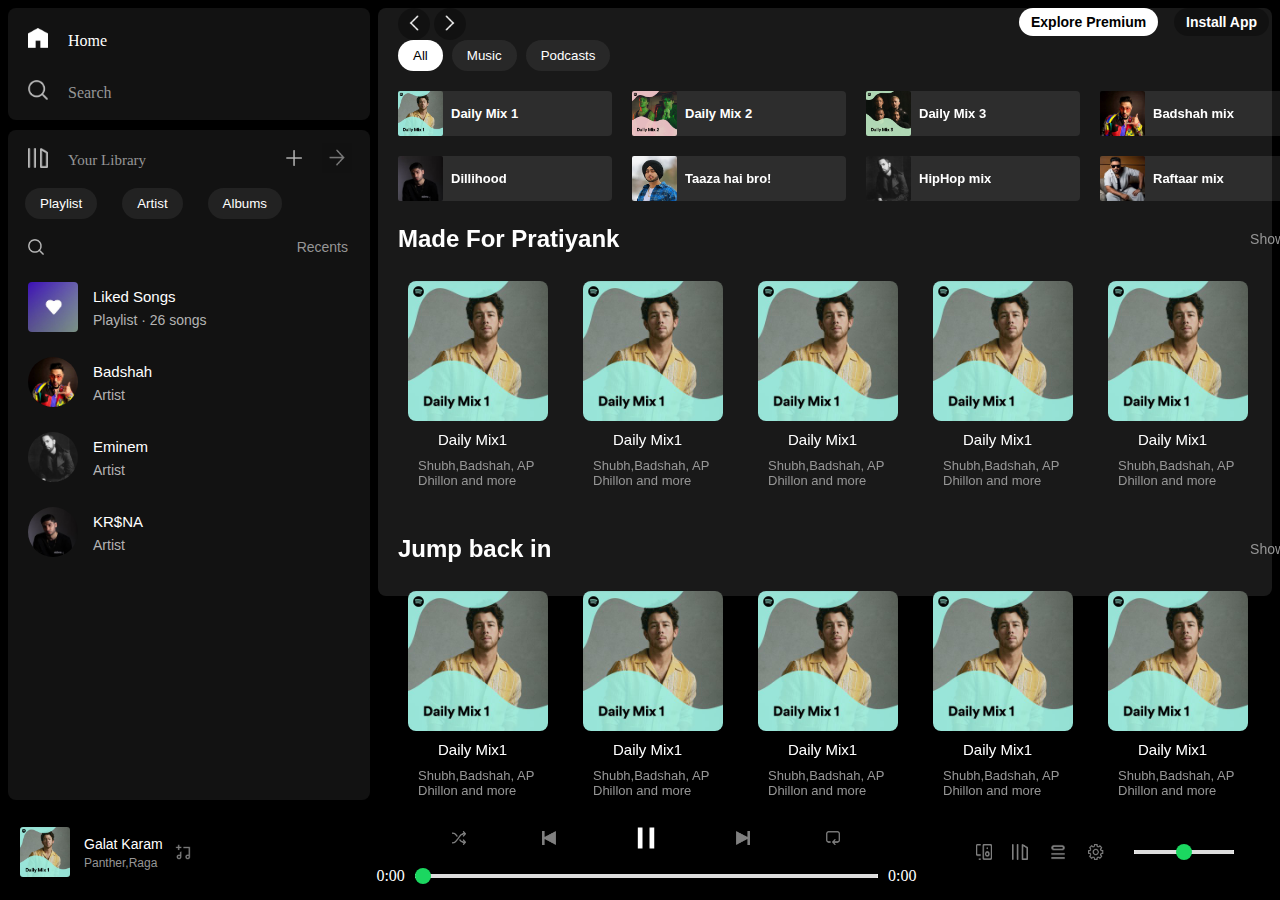
<file: index.html>
<!DOCTYPE html>
<html lang="en">
<head>
  <meta charset="UTF-8">
  <meta http-equiv="X-UA-Compatible" content="IE=edge">
  <meta name="viewport" content="width=device-width, initial-scale=1.0">
  <title>Spotify</title>
  <link href="https://db.onlinewebfonts.com/c/01173b246d9d9ea808ea75a26b3b61bb?family=CircularSpotifyTxT-Black" rel="stylesheet">
  <link rel="preconnect" href="https://fonts.googleapis.com">
  <link rel="preconnect" href="https://fonts.gstatic.com" crossorigin>
  <link href="https://fonts.googleapis.com/css2?family=Open+Sans:ital,wght@0,300..800;1,300..800&display=swap" rel="stylesheet">
  <link rel="stylesheet" href="general.css">
  <link rel="stylesheet" href="left-sidebar.css">
  <link rel="stylesheet" href="main-content.css">
  <link rel="stylesheet" href="player.css">
</head>
<body>
  <div class="left-container">

    <div class="left-upper-container">
      <div class="home-container">
        <img class="home-icon" src="assets/home.png" alt="">
        <p class="home">Home</p>
      </div>
  
      <div class="search-container">
        <img class="search-icon" src="assets/search.png" alt="">
        <p class="search">Search</p>
      </div>
    </div>

    <div class="left-mid-container">
      <div class="library-container">
        <div class="library-buttons-container">
          <img class="library-icon" src="assets/playlist.png" alt="">
          <p class="your-library">Your Library</p>
        </div>

        <div class="action-buttons-container">
          <img class="plus-icon" src="assets/plus.png" alt="">
          <img class="arrow-icon" src="assets/arrow.png" alt="">
        </div>
      </div>

      <div class="filter-buttons-container">
        <button class="playlist-button">Playlist</button>
        <button class="artist-button">Artist</button>
        <button class="album-button">Albums</button>
      </div>

      <div class="other-buttons">
        <img class="search-icon1" src="assets/search.png" alt="">
        <p class="recent">Recents</p>
      </div>

      <div class="liked-playlist-container">
        <img class="liked-playlist-image" src="assets/playlist-liked.jpg" alt="">
        <div class="playlist-info-container">
          <p class="liked-songs">Liked Songs</p>
          <p class="song-numbers">Playlist &#183; 26 songs</p>
        </div>
      </div>

      <div class="liked-playlist-container">
        <img class="liked-artist-image" src="artists/badshah.jpg" alt="">
        <div class="playlist-info-container">
          <p class="liked-songs">Badshah</p>
          <p class="song-numbers">Artist</p>
        </div>
      </div>

      <div class="liked-playlist-container">
        <img class="liked-artist-image" src="artists/eminem.jpg" alt="">
        <div class="playlist-info-container">
          <p class="liked-songs">Eminem</p>
          <p class="song-numbers">Artist</p>
        </div>
      </div>

      <div class="liked-playlist-container">
        <img class="liked-artist-image" src="artists/krsna.jpg" alt="">
        <div class="playlist-info-container">
          <p class="liked-songs">KR$NA</p>
          <p class="song-numbers">Artist</p>
        </div>
      </div>
      
    </div>
  </div>

  <div class="main-content-container">

    <div class="main-content-header">

      <div class="arrow-buttons-container">
        <button class="forward-button">
          <img class="backward-icon" src="assets/back_navigation.png" alt="">
        </button>
        <button class="backward-button">
          <img class="forward-icon" src="assets/forward_navigation.png" alt="">
        </button>
      </div>

      <div class="more-buttons-container">
        <button class="explore-button">Explore Premium</button>
        <button class="install-button">Install App</button>
          <img class="artist-icon" src="artists/shubh.jpg" alt="">
      </div>

    </div>

    <div class="content-filter-buttons-container">
      <button class="all-button">All</button>
      <button class="music-button">Music</button>
      <button class="podcast-button">Podcasts</button>
    </div>
    
    <div class="recent-playlists-mega-container">
      <div class="recent-playlists-container">
        <img class="mix-image" src="assets/mix1.jpeg" alt="">
        <p class="daily-mix">Daily Mix 1</p>
        <img class="play-icon" src="assets/play-button-green-icon.svg" alt="">
      </div>

      <div class="recent-playlists-container">
        <img class="mix-image" src="assets/mix2.jpeg" alt="">
        <p class="daily-mix">Daily Mix 2</p>
        <img class="play-icon" src="assets/play-button-green-icon.svg" alt="">
      </div>

      <div class="recent-playlists-container">
        <img class="mix-image" src="assets/mix3.jpeg" alt="">
        <p class="daily-mix">Daily Mix 3</p>
        <img class="play-icon" src="assets/play-button-green-icon.svg" alt="">
      </div>

      <div class="recent-playlists-container">
        <img class="mix-image" src="artists/badshah.jpg" alt="">
        <p class="daily-mix">Badshah mix</p>
        <img class="play-icon" src="assets/play-button-green-icon.svg" alt="">
      </div>

      <div class="recent-playlists-container">
        <img class="mix-image" src="artists/krsna.jpg" alt="">
        <p class="daily-mix">Dillihood</p>
        <img class="play-icon" src="assets/play-button-green-icon.svg" alt="">
      </div>

      <div class="recent-playlists-container">
        <img class="mix-image" src="artists/shubh.jpg" alt="">
        <p class="daily-mix">Taaza hai bro!</p>
        <img class="play-icon" src="assets/play-button-green-icon.svg" alt="">
      </div>

      <div class="recent-playlists-container">
        <img class="mix-image" src="artists/eminem.jpg" alt="">
        <p class="daily-mix">HipHop mix</p>
        <img class="play-icon" src="assets/play-button-green-icon.svg" alt="">
      </div>

      <div class="recent-playlists-container">
        <img class="mix-image" src="artists/rafttar.jpg" alt="">
        <p class="daily-mix">Raftaar mix</p>
        <img class="play-icon" src="assets/play-button-green-icon.svg" alt="">
      </div>
    </div>

    <div class="suggested-heading-container">
      <div class="pratiyank-container">
        <p class="pratiyank">Made For Pratiyank</p>
      </div>
      <p class="show">Show all</p>
    </div>

    <div class="cardbutton-mega-container">

      <div class="cardbutton-container">
        <img src="assets/play-button-green-icon.svg" alt="" class="play-image">
        <img class="mix-icon" src="assets/mix1.jpeg" alt="">
        <p class="daily-mix-para">Daily Mix1</p>
        <p class="about">Shubh,Badshah, AP Dhillon and more</p>
      </div>

      <div class="cardbutton-container1">
        <img src="assets/play-button-green-icon.svg" alt="" class="play-image">
        <img class="mix-icon" src="assets/mix1.jpeg" alt="">
        <p class="daily-mix-para">Daily Mix1</p>
        <p class="about">Shubh,Badshah, AP Dhillon and more</p>
      </div>

      <div class="cardbutton-container1">
        <img src="assets/play-button-green-icon.svg" alt="" class="play-image">
        <img class="mix-icon" src="assets/mix1.jpeg" alt="">
        <p class="daily-mix-para">Daily Mix1</p>
        <p class="about">Shubh,Badshah, AP Dhillon and more</p>
      </div>

      <div class="cardbutton-container1">
        <img src="assets/play-button-green-icon.svg" alt="" class="play-image">
        <img class="mix-icon" src="assets/mix1.jpeg" alt="">
        <p class="daily-mix-para">Daily Mix1</p>
        <p class="about">Shubh,Badshah, AP Dhillon and more</p>
      </div>

      <div class="cardbutton-container1">
        <img src="assets/play-button-green-icon.svg" alt="" class="play-image">
        <img class="mix-icon" src="assets/mix1.jpeg" alt="">
        <p class="daily-mix-para">Daily Mix1</p>
        <p class="about">Shubh,Badshah, AP Dhillon and more</p>
      </div>
    </div>

    <div class="suggested-heading-container">
      <div class="pratiyank-container">
        <p class="pratiyank">Jump back in</p>
      </div>
      <p class="show">Show all</p>
    </div>

    <div class="cardbutton-mega-container">

      <div class="cardbutton-container">
        <img src="assets/play-button-green-icon.svg" alt="" class="play-image">
        <img class="mix-icon" src="assets/mix1.jpeg" alt="">
        <p class="daily-mix-para">Daily Mix1</p>
        <p class="about">Shubh,Badshah, AP Dhillon and more</p>
      </div>

      <div class="cardbutton-container1">
        <img src="assets/play-button-green-icon.svg" alt="" class="play-image">
        <img class="mix-icon" src="assets/mix1.jpeg" alt="">
        <p class="daily-mix-para">Daily Mix1</p>
        <p class="about">Shubh,Badshah, AP Dhillon and more</p>
      </div>

      <div class="cardbutton-container1">
        <img src="assets/play-button-green-icon.svg" alt="" class="play-image">
        <img class="mix-icon" src="assets/mix1.jpeg" alt="">
        <p class="daily-mix-para">Daily Mix1</p>
        <p class="about">Shubh,Badshah, AP Dhillon and more</p>
      </div>

      <div class="cardbutton-container1">
        <img src="assets/play-button-green-icon.svg" alt="" class="play-image">
        <img class="mix-icon" src="assets/mix1.jpeg" alt="">
        <p class="daily-mix-para">Daily Mix1</p>
        <p class="about">Shubh,Badshah, AP Dhillon and more</p>
      </div>

      <div class="cardbutton-container1">
        <img src="assets/play-button-green-icon.svg" alt="" class="play-image">
        <img class="mix-icon" src="assets/mix1.jpeg" alt="">
        <p class="daily-mix-para">Daily Mix1</p>
        <p class="about">Shubh,Badshah, AP Dhillon and more</p>
      </div>
    </div>

    <div class="suggested-heading-container">
      <div class="pratiyank-container">
        <p class="pratiyank">Recently Played</p>
      </div>
      <p class="show">Show all</p>
    </div>

    <div class="cardbutton-mega-container">

      <div class="cardbutton-container">
        <img src="assets/play-button-green-icon.svg" alt="" class="play-image">
        <img class="mix-icon" src="assets/mix1.jpeg" alt="">
        <p class="daily-mix-para">Daily Mix1</p>
        <p class="about">Shubh,Badshah, AP Dhillon and more</p>
      </div>

      <div class="cardbutton-container1">
        <img src="assets/play-button-green-icon.svg" alt="" class="play-image">
        <img class="mix-icon" src="assets/mix1.jpeg" alt="">
        <p class="daily-mix-para">Daily Mix1</p>
        <p class="about">Shubh,Badshah, AP Dhillon and more</p>
      </div>

      <div class="cardbutton-container1">
        <img src="assets/play-button-green-icon.svg" alt="" class="play-image">
        <img class="mix-icon" src="assets/mix1.jpeg" alt="">
        <p class="daily-mix-para">Daily Mix1</p>
        <p class="about">Shubh,Badshah, AP Dhillon and more</p>
      </div>

      <div class="cardbutton-container1">
        <img src="assets/play-button-green-icon.svg" alt="" class="play-image">
        <img class="mix-icon" src="assets/mix1.jpeg" alt="">
        <p class="daily-mix-para">Daily Mix1</p>
        <p class="about">Shubh,Badshah, AP Dhillon and more</p>
      </div>

      <div class="cardbutton-container1">
        <img src="assets/play-button-green-icon.svg" alt="" class="play-image">
        <img class="mix-icon" src="assets/mix1.jpeg" alt="">
        <p class="daily-mix-para">Daily Mix1</p>
        <p class="about">Shubh,Badshah, AP Dhillon and more</p>
      </div>
    </div>
    
    <div class="player-mega-container">
      <div class="playing-song-container">
        <img class="playing-song-image" src="assets/mix1.jpeg" alt="">
        <div class="artist-name-container">
          <p class="song-name">Galat Karam</p>
          <p class="artists-name">Panther,Raga</p>
        </div>
        <img class="music-plus-icon" src="assets/music_plus.png" alt="">
      </div>

      <div class="player-control-container">
        <div class="player-controller">
          <img class="shuffle-image" src="assets/shuffle.png" alt="">
          <img class="previous-button" src="assets/previous_musicbar.png" alt="">
          <img class="pause-icon" src="assets/pause_musicbar.png" alt="">
          <img class="nextmusic-image" src="assets/next_musicbar.png" alt="">
          <img src="assets/loop.png" class="loop-image" alt="">
        </div>

        <div class="player-timeline">
          <span class="current-time">0:00</span>
          <input
            type="range"
            class="timeline-slider"
            min="0"
            max="100"
            step="1"
            value="0"
          />
          <span class="total-time">0:00</span>
        </div>

      </div>

      <div class="other-buttons-container">
        <img class="device-image" src="assets/device.png" alt="">
        <img class="other-buttons-image" src="assets/playlist.png" alt="">
        <img class="queue-image" src="assets/queue.png" alt="">
        <img class="other-buttons-image" src="assets/setting.png" alt="">

        <input
            type="range"
            class="volume-slider"
            min="0"
            max="100"
            step="1"
            value="50"
          />
      </div>
    </div>
  </div>
</body>
</html>
</file>
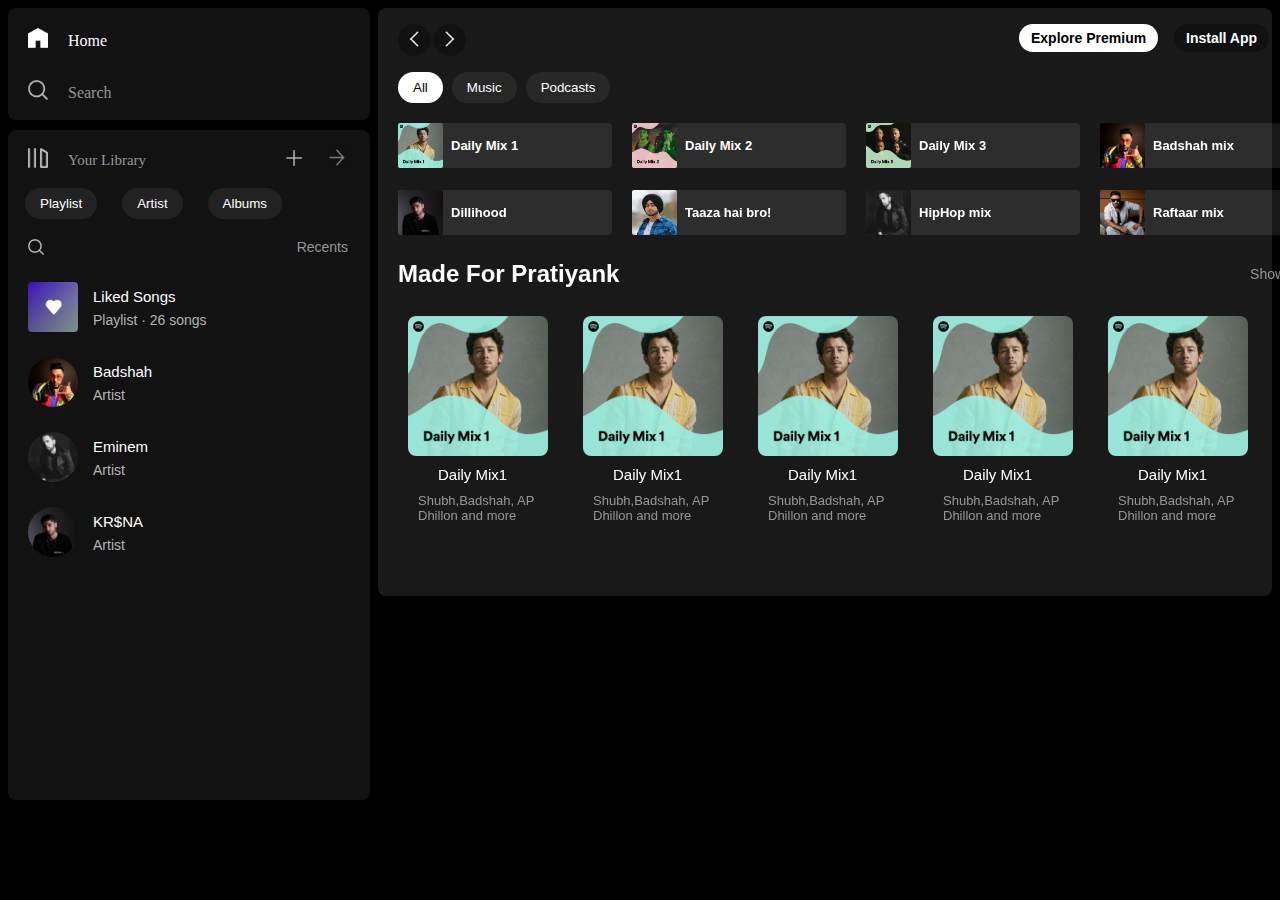
<file: spotify.html>
<!DOCTYPE html>
<html lang="en">
<head>
  <meta charset="UTF-8">
  <meta http-equiv="X-UA-Compatible" content="IE=edge">
  <meta name="viewport" content="width=device-width, initial-scale=1.0">
  <title>Spotify</title>
  <link href="https://db.onlinewebfonts.com/c/01173b246d9d9ea808ea75a26b3b61bb?family=CircularSpotifyTxT-Black" rel="stylesheet">
  <link rel="preconnect" href="https://fonts.googleapis.com">
  <link rel="preconnect" href="https://fonts.gstatic.com" crossorigin>
  <link href="https://fonts.googleapis.com/css2?family=Open+Sans:ital,wght@0,300..800;1,300..800&display=swap" rel="stylesheet">
  <link rel="stylesheet" href="general.css">
  <link rel="stylesheet" href="left-sidebar.css">
  <link rel="stylesheet" href="main-content.css">
</head>
<body>
  <div class="left-container">

    <div class="left-upper-container">
      <div class="home-container">
        <img class="home-icon" src="assets/home.png" alt="">
        <p class="home">Home</p>
      </div>
  
      <div class="search-container">
        <img class="search-icon" src="assets/search.png" alt="">
        <p class="search">Search</p>
      </div>
    </div>

    <div class="left-mid-container">
      <div class="library-container">
        <div class="library-buttons-container">
          <img class="library-icon" src="assets/playlist.png" alt="">
          <p class="your-library">Your Library</p>
        </div>

        <div class="action-buttons-container">
          <img class="plus-icon" src="assets/plus.png" alt="">
          <img class="arrow-icon" src="assets/arrow.png" alt="">
        </div>
      </div>

      <div class="filter-buttons-container">
        <button class="playlist-button">Playlist</button>
        <button class="artist-button">Artist</button>
        <button class="album-button">Albums</button>
      </div>

      <div class="other-buttons">
        <img class="search-icon1" src="assets/search.png" alt="">
        <p class="recent">Recents</p>
      </div>

      <div class="liked-playlist-container">
        <img class="liked-playlist-image" src="assets/playlist-liked.jpg" alt="">
        <div class="playlist-info-container">
          <p class="liked-songs">Liked Songs</p>
          <p class="song-numbers">Playlist &#183; 26 songs</p>
        </div>
      </div>

      <div class="liked-playlist-container">
        <img class="liked-artist-image" src="artists/badshah.jpg" alt="">
        <div class="playlist-info-container">
          <p class="liked-songs">Badshah</p>
          <p class="song-numbers">Artist</p>
        </div>
      </div>

      <div class="liked-playlist-container">
        <img class="liked-artist-image" src="artists/eminem.jpg" alt="">
        <div class="playlist-info-container">
          <p class="liked-songs">Eminem</p>
          <p class="song-numbers">Artist</p>
        </div>
      </div>

      <div class="liked-playlist-container">
        <img class="liked-artist-image" src="artists/krsna.jpg" alt="">
        <div class="playlist-info-container">
          <p class="liked-songs">KR$NA</p>
          <p class="song-numbers">Artist</p>
        </div>
      </div>
      
    </div>
  </div>

  <div class="main-content-container">

    <div class="main-content-header">

      <div class="arrow-buttons-container">
        <button class="forward-button">
          <img class="backward-icon" src="assets/back_navigation.png" alt="">
        </button>
        <button class="backward-button">
          <img class="forward-icon" src="assets/forward_navigation.png" alt="">
        </button>
      </div>

      <div class="more-buttons-container">
        <button class="explore-button">Explore Premium</button>
        <button class="install-button">Install App</button>
          <img class="artist-icon" src="artists/shubh.jpg" alt="">
      </div>

    </div>

    <div class="content-filter-buttons-container">
      <button class="all-button">All</button>
      <button class="music-button">Music</button>
      <button class="podcast-button">Podcasts</button>
    </div>
    
    <div class="recent-playlists-mega-container">
      <div class="recent-playlists-container">
        <img class="mix-image" src="assets/mix1.jpeg" alt="">
        <p class="daily-mix">Daily Mix 1</p>
        <img class="play-icon" src="assets/play-button-green-icon.svg" alt="">
      </div>

      <div class="recent-playlists-container">
        <img class="mix-image" src="assets/mix2.jpeg" alt="">
        <p class="daily-mix">Daily Mix 2</p>
        <img class="play-icon" src="assets/play-button-green-icon.svg" alt="">
      </div>

      <div class="recent-playlists-container">
        <img class="mix-image" src="assets/mix3.jpeg" alt="">
        <p class="daily-mix">Daily Mix 3</p>
        <img class="play-icon" src="assets/play-button-green-icon.svg" alt="">
      </div>

      <div class="recent-playlists-container">
        <img class="mix-image" src="artists/badshah.jpg" alt="">
        <p class="daily-mix">Badshah mix</p>
        <img class="play-icon" src="assets/play-button-green-icon.svg" alt="">
      </div>

      <div class="recent-playlists-container">
        <img class="mix-image" src="artists/krsna.jpg" alt="">
        <p class="daily-mix">Dillihood</p>
        <img class="play-icon" src="assets/play-button-green-icon.svg" alt="">
      </div>

      <div class="recent-playlists-container">
        <img class="mix-image" src="artists/shubh.jpg" alt="">
        <p class="daily-mix">Taaza hai bro!</p>
        <img class="play-icon" src="assets/play-button-green-icon.svg" alt="">
      </div>

      <div class="recent-playlists-container">
        <img class="mix-image" src="artists/eminem.jpg" alt="">
        <p class="daily-mix">HipHop mix</p>
        <img class="play-icon" src="assets/play-button-green-icon.svg" alt="">
      </div>

      <div class="recent-playlists-container">
        <img class="mix-image" src="artists/rafttar.jpg" alt="">
        <p class="daily-mix">Raftaar mix</p>
        <img class="play-icon" src="assets/play-button-green-icon.svg" alt="">
      </div>
    </div>

    <div class="suggested-heading-container">
      <div class="pratiyank-container">
        <p class="pratiyank">Made For Pratiyank</p>
      </div>
      <p class="show">Show all</p>
    </div>

    <div class="cardbutton-mega-container">

      <div class="cardbutton-container">
        <img src="assets/play-button-green-icon.svg" alt="" class="play-image">
        <img class="mix-icon" src="assets/mix1.jpeg" alt="">
        <p class="daily-mix-para">Daily Mix1</p>
        <p class="about">Shubh,Badshah, AP Dhillon and more</p>
      </div>

      <div class="cardbutton-container1">
        <img src="assets/play-button-green-icon.svg" alt="" class="play-image">
        <img class="mix-icon" src="assets/mix1.jpeg" alt="">
        <p class="daily-mix-para">Daily Mix1</p>
        <p class="about">Shubh,Badshah, AP Dhillon and more</p>
      </div>

      <div class="cardbutton-container1">
        <img src="assets/play-button-green-icon.svg" alt="" class="play-image">
        <img class="mix-icon" src="assets/mix1.jpeg" alt="">
        <p class="daily-mix-para">Daily Mix1</p>
        <p class="about">Shubh,Badshah, AP Dhillon and more</p>
      </div>

      <div class="cardbutton-container1">
        <img src="assets/play-button-green-icon.svg" alt="" class="play-image">
        <img class="mix-icon" src="assets/mix1.jpeg" alt="">
        <p class="daily-mix-para">Daily Mix1</p>
        <p class="about">Shubh,Badshah, AP Dhillon and more</p>
      </div>

      <div class="cardbutton-container1">
        <img src="assets/play-button-green-icon.svg" alt="" class="play-image">
        <img class="mix-icon" src="assets/mix1.jpeg" alt="">
        <p class="daily-mix-para">Daily Mix1</p>
        <p class="about">Shubh,Badshah, AP Dhillon and more</p>
      </div>
    </div>
  </div>
</body>
</html>
</file>
<file: general.css>
body{
  background-color: black;
  color: white;
  font-family: CircularSpotifyTxT-Black;
}
</file>
<file: left-sidebar.css>
.left-upper-container{
  width: 362px;
  height: 112px;
  background-color: rgba(18,18,18,255);
  border: 0 solid transparent;
  border-radius: 8px;
  position: fixed;
  top: 8px;
  left: 8px;
  display: flex;
  flex-direction: column;
}
.home-icon,.search-icon{
  width: 20px;
  height: 20px;
  margin-left: 20px;
}
.search-icon{
  opacity: 0.7;
  transition: 0.5s;
}
.search{
  color: rgb(150, 150, 150);
  transition: 0.5s;
}
.search-container:hover .search-icon{
  opacity: 1;
}
.search-container:hover .search{
  color: white;
}
.home-container,.search-container{
  cursor: pointer;
  margin-top: 8px;
  width: 314;
  height: 40;
  display: flex;
  flex-direction: row;
  /* position: absolute; */
  align-items: center;
}
.home,.search{
  margin-bottom: 10px;
  font-size: 16px;
  margin-left: 20px;
}
.left-mid-container{
  width: 362px;
  background-color: rgba(18,18,18,255);
  border: 0 solid transparent;
  border-radius: 8px;
  position: fixed;
  left: 8px;
  top: 130px;
  bottom: 100px;
}
.library-container{
  width: 285px;
  height: 56px;
  display: flex;
  flex-direction: row;
  justify-content: space-between;
  align-items: center;
}
.library-buttons-container,
.action-buttons-container{
  display: flex;
  flex-direction: row;
  width: 140px;
  height: 40px;
  align-items: center;
}
.library-buttons-container{
  cursor: pointer;
}
.action-buttons-container{
  margin-left: 40px;
}
.library-buttons-container:hover .library-icon{
  opacity: 1;
}
.library-buttons-container:hover .your-library{
  color: white;
}
.library-icon{
  width: 20px;
  height: 20px;
  margin-left: 20px;
  opacity: 0.7;
  transition: 0.5s;
}
.plus-icon{
  width: 16px;
  height: 16px;
  margin-left: 100px;
  opacity: 0.7;
  cursor: pointer;
  transition: 0.5s;
}
.plus-icon:hover,.arrow-icon:hover{
  opacity: 1;
}

.arrow-icon{
  width: 30px;
  height: 30px;
  margin-left: 20px;
  opacity: 0.7;
  transition: 0.5s;
  cursor: pointer;
}
.your-library{
  margin-bottom: 10px;
  font-size: 15px;
  margin-left: 20px;
  white-space: nowrap;
  color: rgb(150, 150, 150);
  transition: 0.5s;
}
.filter-buttons-container{
  width: 227px;
  height: 35px;
  display: flex;
  flex-direction: row;
  align-items: center;
  margin-left: -8px;
}
.playlist-button,
.artist-button,
.album-button{
  padding: 8px 15px;
  border: 0 solid transparent;
  border-radius: 20px;
  margin-left: 25px;
  background-color: #b4b4b41a;
  color: white;
  cursor: pointer;
  transition: 0.15s;
}
.playlist-button:hover,
.artist-button:hover,
.album-button:hover{
  background-color: rgba(230, 230, 230, 0.1);
  font-family: sans-serif;
}
.other-buttons{
  margin-top: 8px;
  width: 360px;
  height: 35px;
  display: flex;
  flex-direction: row;
  align-items: center;
  justify-content: space-between;
}
.search-icon1{
  width: 16px;
  height: 16px;
  margin-left: 20px;
  opacity: 0.7;
  cursor: pointer;
  transition: 0.2s;
}
.search-icon1:hover{
  opacity: 1;
}
.recent{
  font-family: sans-serif;
  font-size: 14px;
  margin-right: 20px;
  color: rgb(150, 150, 150);
  cursor: pointer;
  transition: 0.2s;
}
.recent:hover{
  color: white;
  font-size: 15px;
}
.liked-playlist-container{
  margin-left: 0px;
  margin-top: 10px;
  width: 350px;
  height: 65px;
  display:flex;
  flex-direction: row;
  align-items: center;
  transition: 0.15s;
  border: 0 solid transparent;
  border-radius: 4px;
  cursor: pointer;
}
.liked-playlist-container:hover{
  background-color: rgba(230, 230, 230, 0.1);
}
.liked-playlist-image{
  width: 50px;
  height: 50px;
  margin-left: 20px;
  border: 0 solid transparent;
  border-radius: 4px;
}
.liked-artist-image{
  width: 50px;
  height: 50px;
  border: 0 solid transparent;
  border-radius: 25px;
  margin-left: 20px;
}
.playlist-info-container{
  margin-left: 15px;
  margin-top: -8px;
}
.liked-songs{
  font-family: sans-serif;
  margin-top: 25px;
  font-size: 15px;
}
.song-numbers{
  font-family: sans-serif;
  font-size: 14px;
  margin-top: -8px;
  color: rgb(180, 180, 180);
}
</file>
<file: main-content.css>
.main-content-container{
  background-color: rgba(25, 25, 25, 255);
  position: fixed;
  left: 378px;
  right: 8px;
  top: 8px;
  height: 588px;
  border: 0 solid transparent;
  border-radius: 8px;
  display: flex;
  flex-direction: column;
}
.main-content-header{
  width: 941px;
  height: 64px;
  display: flex;
  flex-direction: row;
  align-items: center;
  justify-content: space-between;
}
.arrow-buttons-container{
  margin-left: 20px;
}
.forward-icon,.backward-icon{
  width: 18px;
  height: 18px;
}
.forward-button,.backward-button{
  width: 32px;
  height: 32px;
  background-color: rgba(0, 0, 0, 0.3);
  border: 0 solid transparent;
  border-radius: 16px;
  cursor: pointer;
}
.more-buttons-container{
  margin-top: -5px;
  width: 300px;
  display: flex;
  align-items: center;
  justify-content: space-between;
}
.explore-button,.install-button{
  padding: 6px 12px;
  font-family: sans-serif;
  font-weight: bold;
  border: 0 solid transparent;
  border-radius: 30px;
  color: black;
  background-color: white;
  font-size: 14px;
  text-align: center;
  cursor: pointer;
  transition: 0.2s;
}
.explore-button:hover,.install-button:hover{
  padding: 8px 14px;
}
.install-button{
  background-color: rgba(0, 0, 0, 0.3);
  color: white;
}
.forward-button1{
  width: 32px;
  height: 32px;
  background-color: rgba(0, 0, 0, 0.3);
  border-radius: 16px;
  cursor: pointer;
}
.artist-icon{
  width: 26px;
  height: 26px;
  border: 4px solid rgba(0, 0, 0, 0.3);
  border-radius: 20px;
  cursor: pointer;
}

.all-button,
.music-button,
.podcast-button{
  padding: 8px 15px;
  border: 0 solid transparent;
  border-radius: 20px;
  background-color: rgba(180, 180, 180, 0.1);
  color: white;
  cursor: pointer;
  margin-left: 5px;
}
.all-button{
  margin-left: 20px;
  color: black;
  background-color: white;
}
.music-button:hover,
.podcast-button:hover{
  background-color: rgba(230, 230, 230, 0.1);
}
.recent-playlists-mega-container{
  width: 950px;
  height: 133px;
  display: flex;
  flex-direction: row;
  flex-wrap: wrap;
}
.recent-playlists-container{
  margin-top: 20px;
  width: 214px;
  height: 45px;
  display: flex;
  align-items: center;
  background-color: rgba(230, 230, 230, 0.1);
  border: 0 solid transparent;
  border-radius: 4px;
  margin-left: 20px;
  cursor: pointer;
  transition: 0.2s;
}
.recent-playlists-container:hover{
  background-color: rgba(230, 230, 230, 0.2);
}
.mix-image{
  width: 45px;
  height: 45px;
  border: 0 solid transparent;
  border-radius: 2px;
 
}
.daily-mix{
  white-space: nowrap;
  width: 100px;
  font-family: sans-serif;
  font-size: 13px;
  font-weight: 600;
  margin-left: 8px;
}
.play-icon{
  width: 35px;
  height: 30px;
  border: 0 solid transparent;
  margin-left: 20px;
  opacity: 0;
  transition: 0.2s;
}
.recent-playlists-container:hover .play-icon{
  opacity: 1;
}
.suggested-heading-container{
  margin-top: 20px;
  width: 950px;
  height: 35px;
  margin-left: 20px;
  display: flex;
  flex-direction: row;
  justify-content: space-between;
  align-items: center;
}
.pratiyank{
  font-size: 24px;
  font-weight: bold;
  font-family: sans-serif;
}
.show{
  font-family: sans-serif;
  font-size: 14px;
  font-weight: 500;
  margin-right: 45px;
  color: rgb(150, 150, 150);
  cursor: pointer;
  transition: 0.5s;
}
.show:hover{
  color: white;
}
.cardbutton-mega-container{
  display: flex;
  flex-direction: row;
}
.cardbutton-container,.cardbutton-container1{
  position: relative;
  margin-left: 20px;
  width: 160px;
  height: 240px;
  display: flex;
  flex-direction: column;
  margin-top: 15px;
  border: 0 solid transparent;
  border-radius: 8px;
  align-items: center;
  text-align: left;
  transition: 0.15s;
  cursor: pointer;
}
.cardbutton-container1{
  margin-left: 15px;
}
.cardbutton-container:hover,
.cardbutton-container1:hover{
  background-color: rgba(230, 230, 230, 0.2);
}
.mix-icon{
  width: 140px;
  height: 140px;
  border: 0 solid transparent;
  border-radius: 8px;
  margin-top: 10px;
}
.daily-mix-para{
  width: 80px;
  margin-top: 10px;
  font-family: sans-serif;
  font-size: 15px;
}
.about{
  margin-left: 20px;
  width: 140px;
  font-family: sans-serif;
  margin-top: -5px;
  font-size: 13px;
  color: rgb(150, 150, 150);
}
.play-image{
  width: 40px;
  height: 40px;
  position: absolute;
  top: 44%;
  right: 15px;
  opacity: 0;
  transition: 0.5s;
}
.cardbutton-container:hover .play-image,
.cardbutton-container1:hover .play-image{
  opacity: 1;
}
</file>
<file: player.css>
.player-mega-container{
  position: fixed;
  bottom: 0;
  left: 0;
  right: 0;
  height: 96px;
  background-color: black;
  display: flex;
  flex-direction: row;
  align-items: center;
}
.playing-song-container{
  width: 397px;
  height: 61px;
  margin-left: 20px;
  display: flex;
  flex-direction: row;
  align-items: center;
}
.playing-song-image{
  width: 50px;
  height: 50px;
  border: 0 solid transparent;
  border-radius: 3px;
}
.song-name{
  font-size: 14px;
  font-family: sans-serif;
  margin-left: 14px;
  margin-bottom: 0;
  cursor: pointer;
}
.artists-name{
  font-size: 12px;
  font-family: sans-serif;
  color: rgb(150, 150, 150);
  margin-top: 4px;
  margin-left: 14px;
  cursor: pointer;
}
.music-plus-icon{
  margin-left: 12px;
  width: 16px;
  height: 16px;
  opacity: 0.5;
  cursor: pointer;
  transition: 0.2s;
}
.music-plus-icon:hover{
  opacity: 1;
}
.player-control-container{
  width: 540px;
  height: 57px;
  display: flex;
  flex-direction: column;
}
.player-controller{
  width: 540px;
  height: 32px;
  display: flex;
  flex-direction: row;
  align-items: center;
  justify-content: space-evenly;
}
.shuffle-image,
.previous-button,
.nextmusic-image,
.loop-image{
  width: 14px;
  height: 14px;
  cursor: pointer;
  opacity: 0.5;
  transition: 0.2s;
}
.shuffle-image:hover,
.previous-button:hover,
.nextmusic-image:hover,
.loop-image:hover{
  opacity: 1;
}
.pause-icon{
  width: 28px;
  height: 28px;
  cursor: pointer;
}
.other-buttons-container{
  width: 405px;
  height: 32px;
  display: flex;
  flex-direction: row;
  align-items: center;
  
}
.device-image{
  width: 16px;
  height: 16px;
  margin-left: 60px;
  opacity: 0.5;
  cursor: pointer;
  transition: 0.2s;
}
.other-buttons-image{
  width: 16px;
  height: 16px;
  margin-left: 20px;
  opacity: 0.5;
  cursor: pointer;
  transition: 0.2s;
}
.queue-image{
  width: 20px;
  height: 20px;
  margin-left: 20px;
  opacity: 0.5;
  cursor: pointer;
  transition: 0.2s;
}
.device-image:hover,
.other-buttons-image:hover,
.queue-image:hover{
  opacity: 1;
}

.player-timeline {
  margin-top: 15px;
  display: flex;
  align-items: center;
}
.timeline-slider {
  margin: 0 10px;
  width: 40vw;
}

.volume-slider {
  margin-left: 30px;
  width: 100px;
  height: 4px;
}

.timeline-slider:hover,
.volume-slider:hover {
  background-color: #1bd760;
}
.timeline-slider,
.volume-slider {
  -webkit-appearance: none;
}

.timeline-slider::-webkit-slider-runnable-track,
.volume-slider::-webkit-slider-runnable-track {
  height: 4px;
  background: #ddd;
  border: none;
  border-radius: 100px;
}

.timeline-slider::-webkit-slider-thumb,
.volume-slider::-webkit-slider-thumb {
  -webkit-appearance: none;
  border: none;
  height: 16px;
  width: 16px;
  border-radius: 50%;
  background: #1bd760;
  margin-top: -6px;
}

.timeline-slider:focus,
.volume-slider:focus {
  outline: none;
}

.timeline-slider:focus::-webkit-slider-runnable-track {
  background: #ccc;
}
</file>
